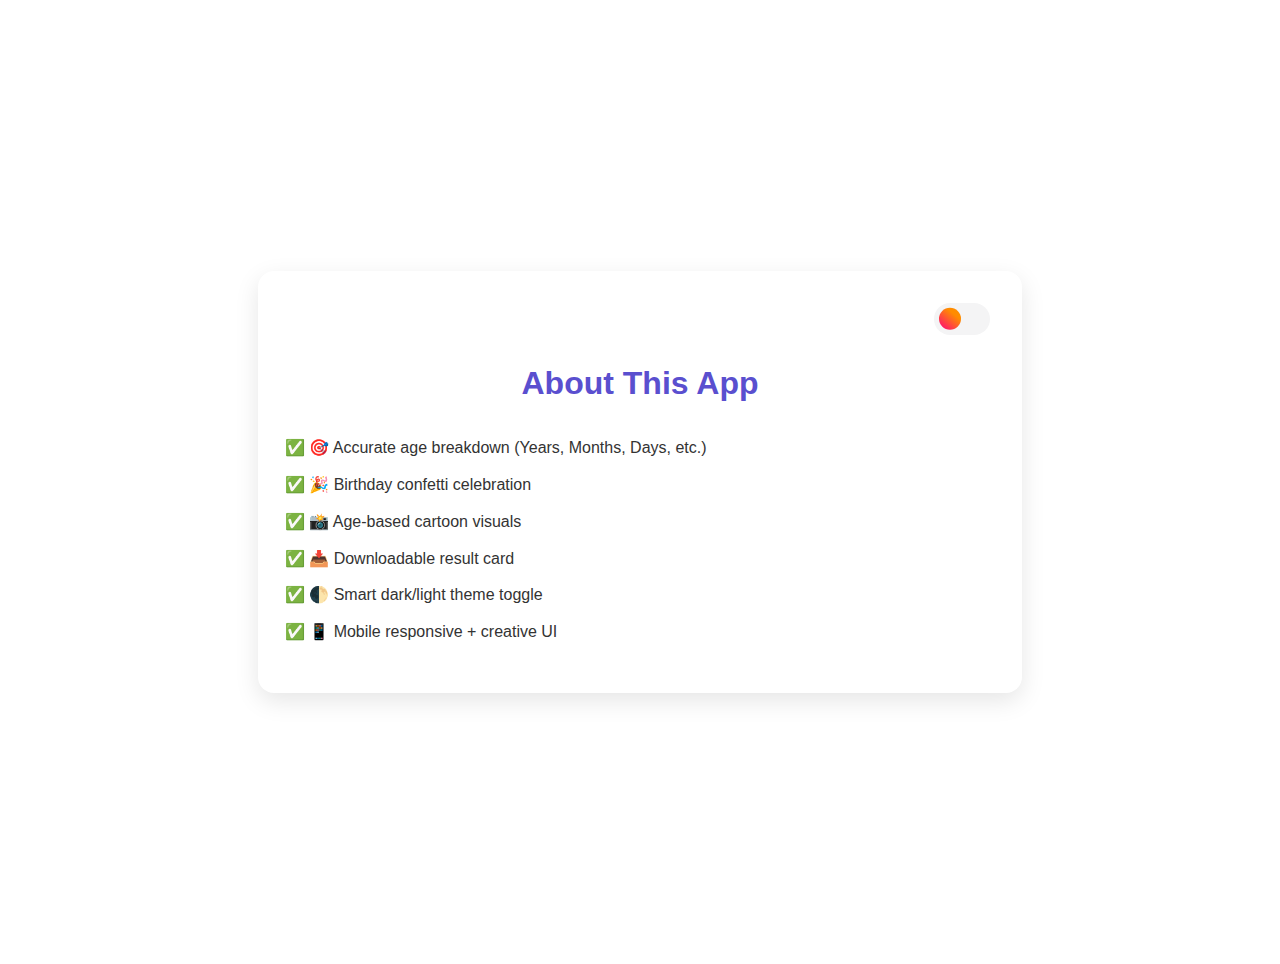
<file: about.html>
<!DOCTYPE html>
<html lang="en">
<head>
  <meta charset="UTF-8" />
  <meta name="viewport" content="width=device-width, initial-scale=1.0"/>
      <meta name="description" content="Use our free online age calculator to get precise age in years, months, days, hours, minutes, and seconds. Handy birthday confetti and download result features included." />
  <title>About - Age Calculator</title>
  <link rel="stylesheet" href="about.css" />
</head>
<body>
  <div class="about-container">
    <div class="theme-toggle">
      <label class="switch">
        <input type="checkbox" id="theme-switch">
        <span class="slider" id="theme-icon"></span>
      </label>
    </div>

    <h1>About This App</h1>

    <!-- <p>👋 Hi! This Age Calculator was built by <strong>Mubeen</strong> with 💙 using HTML, CSS, and JavaScript.</p> -->

    <ul>
      <li>🎯 Accurate age breakdown (Years, Months, Days, etc.)</li>
      <li>🎉 Birthday confetti celebration</li>
      <li>📸 Age-based cartoon visuals</li>
      <li>📥 Downloadable result card</li>
      <li>🌓 Smart dark/light theme toggle</li>
      <li>📱 Mobile responsive + creative UI</li>
    </ul>

    <!-- <p>This project is made with ❤️ by <strong>Mubeen</strong> as part of a creative web development journey.</p> -->

    <!-- <div class="links"> 
            <a href="https://github.com/MubeenAhmad1123" target="_blank">GitHub</a>
            <a href="https://www.linkedin.com/in/mubeen-ahmad-frontend/" target="_blank">LinkedIn</a>
      <a href="index.html">← Back to Home</a>
    </div>
  </div>

  <a href="https://wa.me/923218492868" class="whatsapp-float" target="_blank">
    <img src="img/whatsapp.webp" alt="WhatsApp" />
  </a>-->

  <script>
    const themeSwitch = document.getElementById('theme-switch');
    const body = document.body;

    if (localStorage.getItem("theme") === "dark") {
      body.classList.add("dark");
      themeSwitch.checked = true;
    }

    themeSwitch.addEventListener("change", () => {
      body.classList.toggle("dark");
      const theme = body.classList.contains("dark") ? "dark" : "light";
      localStorage.setItem("theme", theme);
    });
  </script>
</body>
</html>
</file>
<file: about.css>
:root {
  --bg: #ffffff;
  --text: #333333;
  --primary: #5a4fcf;
  --shadow: rgba(0, 0, 0, 0.1);
}

body.dark {
  --bg: #1e1e2f;
  --text: #f0f0f0;
  --primary: #8c7fff;
  --shadow: rgba(255, 255, 255, 0.1);
}

body {
  background: var(--bg);
  color: var(--text);
  font-family: "Segoe UI", sans-serif;
  margin: 0;
  padding: 2rem;
  display: flex;
  justify-content: center;
  align-items: center;
  min-height: 100vh;
  transition: background 0.3s, color 0.3s;
}

.about-container {
  width: 100%;
  max-width: 700px;
  background: var(--bg);
  padding: 2rem;
  border-radius: 1rem;
  box-shadow: 0 8px 24px var(--shadow);
  line-height: 1.7;
  transition: background 0.3s, color 0.3s;
}

h1 {
  text-align: center;
  color: var(--primary);
  margin-bottom: 1.5rem;
}

ul {
  padding-left: 1.2rem;
  margin: 1rem 0;
}

ul li {
  margin-bottom: 0.6rem;
  list-style: "✅ ";
}

strong {
  color: var(--primary);
}

.links {
  margin-top: 2rem;
  text-align: center;
}

.links a {
  margin: 0 1rem;
  text-decoration: none;
  color: var(--primary);
  font-weight: 600;
  transition: color 0.3s;
}

.links a:hover {
  color: #2ecc71;
}

.whatsapp-float {
  position: fixed;
  bottom: 20px;
  right: 20px;
  border-radius: 50%;
  padding: 12px;
  box-shadow: 0 5px 12px rgba(0,0,0,0.2);
  z-index: 10;
  transition: transform 0.3s ease;
}

.whatsapp-float img {
  width: 35px;
  height: 35px;
}

.whatsapp-float:hover {
  transform: scale(1.4);
}

/* Theme toggle switch */
.theme-toggle {
  display: flex;
  justify-content: flex-end;
  margin-bottom: 1rem;
}

.theme-toggle input[type="checkbox"] {
  display: none;
}

.theme-toggle .switch {
  position: relative;
  display: inline-block;
  width: 3.5em;
  height: 2em;
}

.theme-toggle .slider {
  position: absolute;
  top: 0; left: 0;
  right: 0; bottom: 0;
  background-color: #f4f4f5;
  border-radius: 30px;
  transition: 0.4s;
}

.theme-toggle .slider:before {
  content: "";
  position: absolute;
  height: 1.4em;
  width: 1.4em;
  left: 0.3em;
  top: 50%;
  transform: translateY(-50%);
  background: linear-gradient(40deg,#ff0080,#ff8c00 70%);
  border-radius: 20px;
  transition: 0.4s;
}

.theme-toggle input:checked + .slider {
  background-color: #303136;
}

.theme-toggle input:checked + .slider:before {
  left: calc(100% - 1.4em - 0.3em);
  background: #303136;
  box-shadow: inset -3px -2px 5px -2px #8983f7, inset -10px -4px 0 0 #a3dafb;
}

/* Responsive */
@media (max-width: 768px) {
  body {
    padding: 1rem;
  }

  .about-container {
    padding: 1.5rem;
  }

  .links a {
    display: block;
    margin: 0.5rem 0;
  }

  .theme-toggle {
    justify-content: center;
  }
}
</file>
